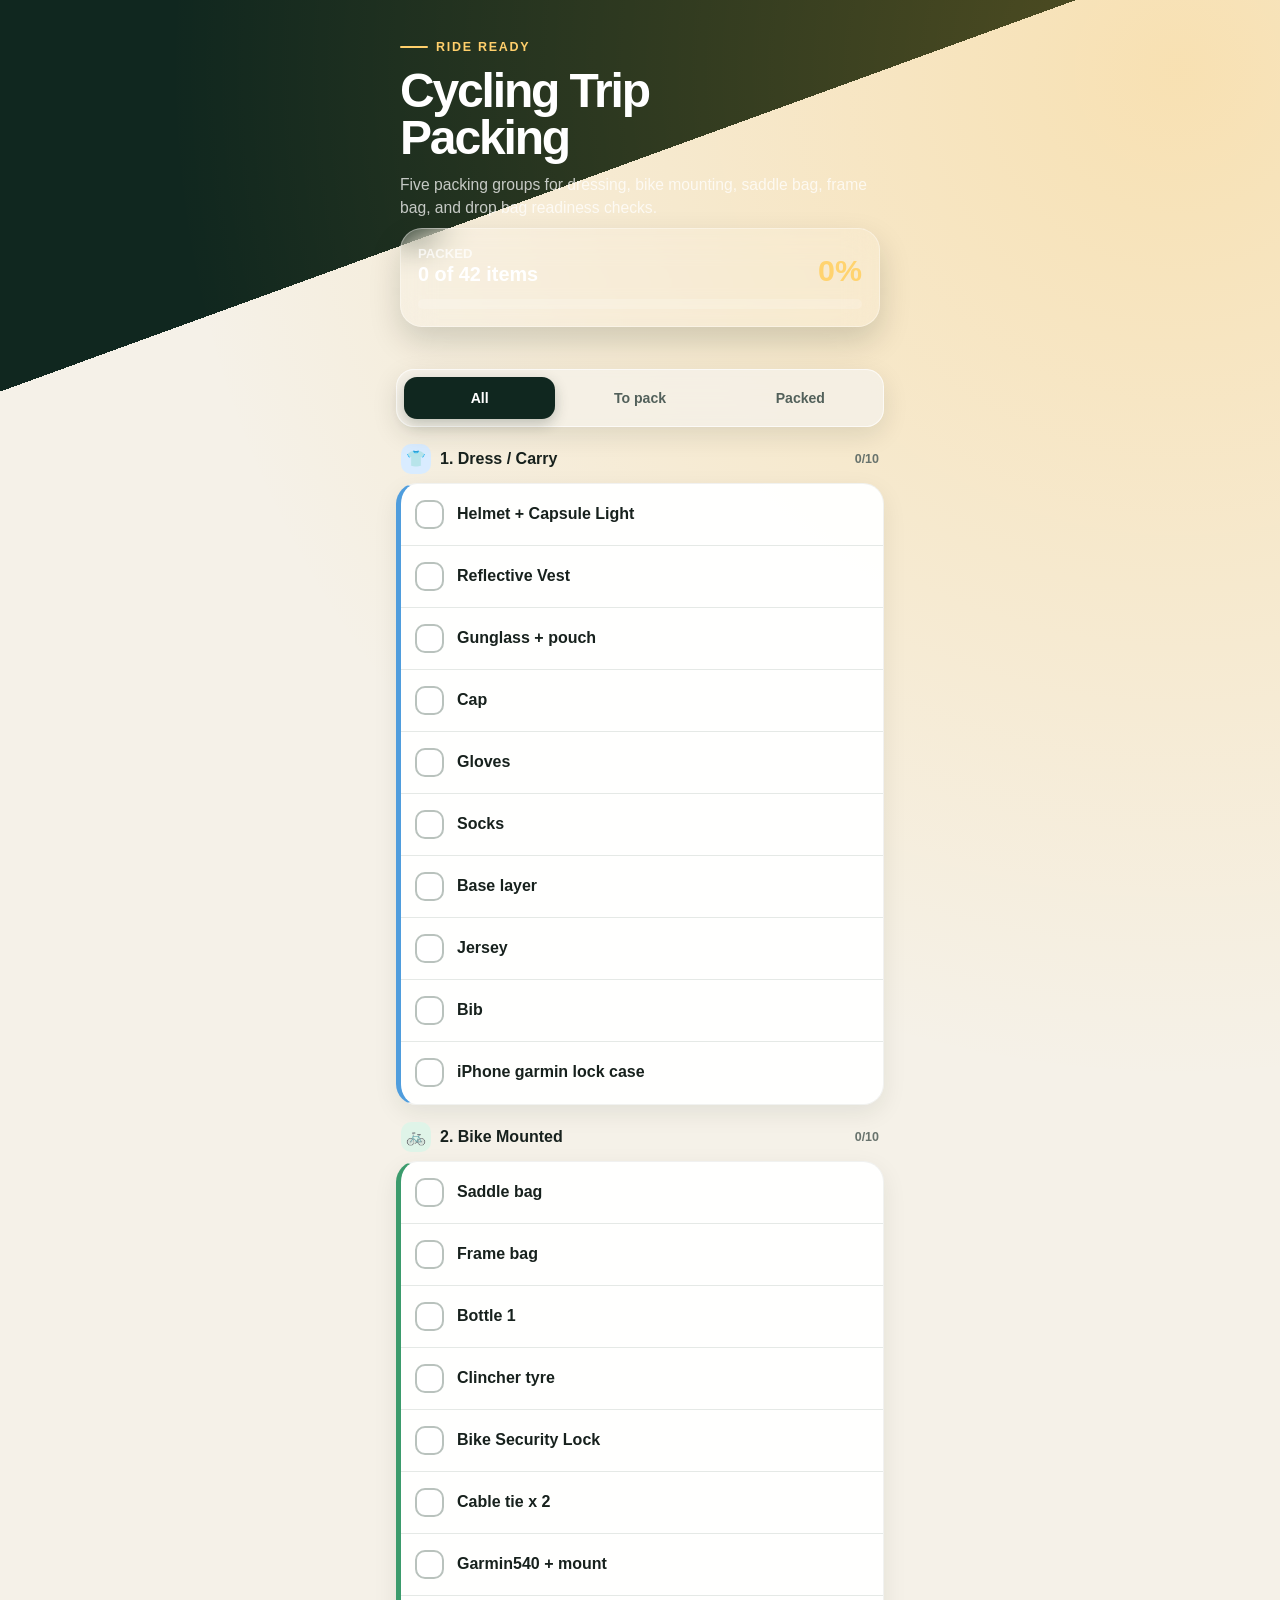
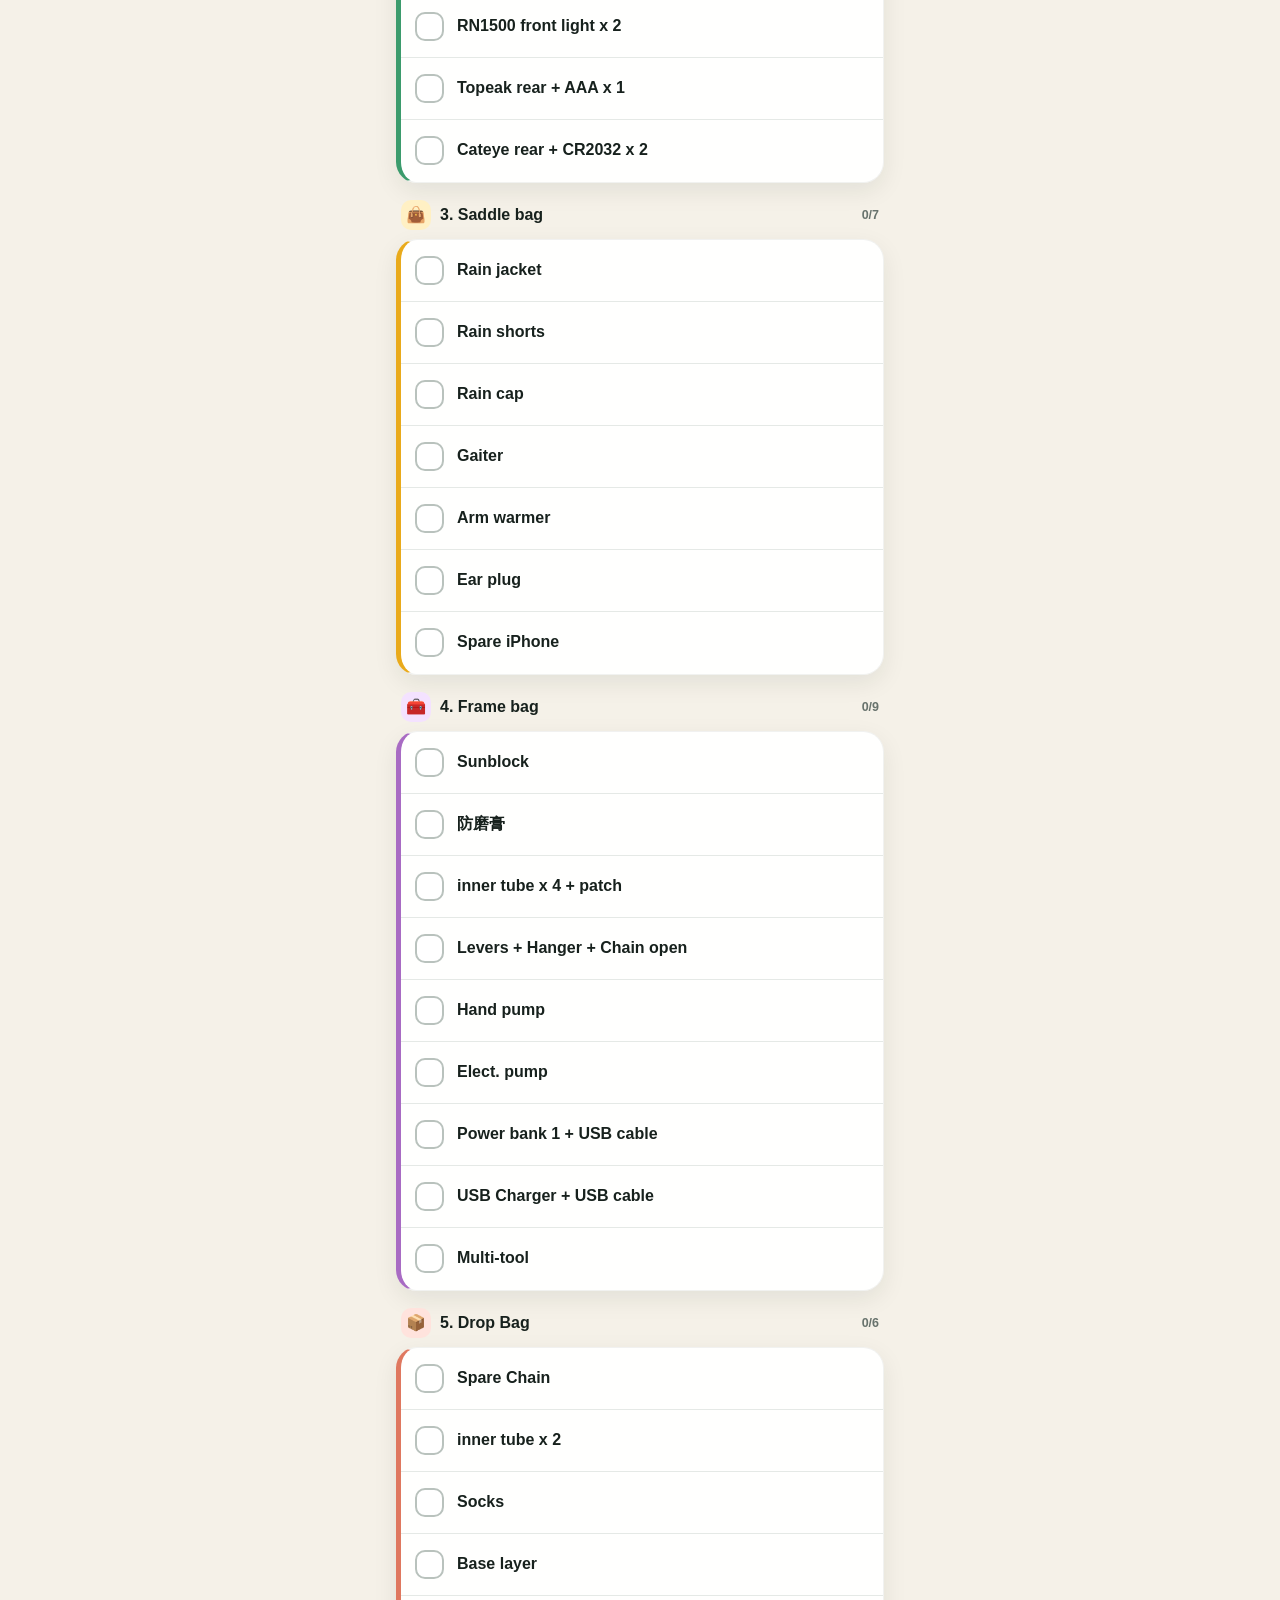
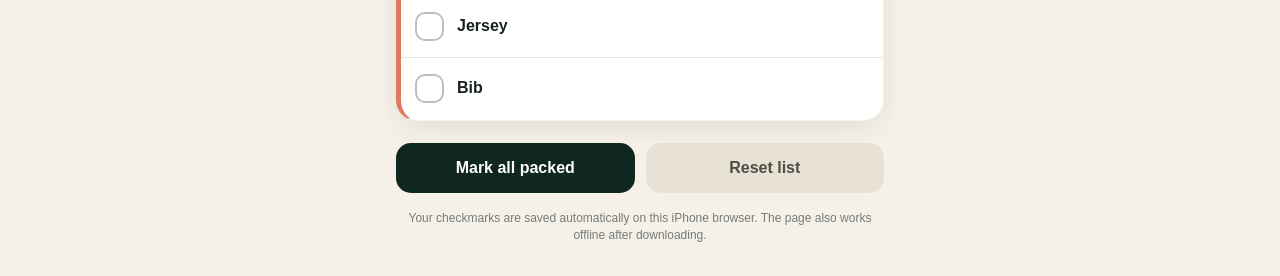
<file: packing.html>
<!DOCTYPE html>
<html lang="en">
<head>
  <meta charset="UTF-8" />
  <meta name="viewport" content="width=device-width, initial-scale=1, viewport-fit=cover" />
  <meta name="theme-color" content="#10271f" />
  <meta name="apple-mobile-web-app-capable" content="yes" />
  <meta name="apple-mobile-web-app-status-bar-style" content="black-translucent" />
  <title>Cycling Trip Packing Checklist</title>
  <style>
    :root {
      --forest: #10271f;
      --forest-2: #18392d;
      --card: rgba(255,255,255,.96);
      --sand: #f5f1e8;
      --ink: #17211d;
      --muted: #68736d;
      --accent: #ffb627;
      --accent-2: #f47b35;
      --green: #2d8b61;
      --line: #e5e9e6;
      --shadow: 0 14px 32px rgba(4,22,15,.16);
    }

    * { box-sizing: border-box; }
    html { scroll-behavior: smooth; }
    body {
      margin: 0;
      min-height: 100vh;
      color: var(--ink);
      font-family: -apple-system, BlinkMacSystemFont, "SF Pro Display", "Segoe UI", Arial, "PingFang HK", "Noto Sans TC", sans-serif;
      background:
        radial-gradient(circle at 92% 2%, rgba(255,182,39,.28), transparent 28%),
        linear-gradient(160deg, var(--forest) 0 23rem, var(--sand) 23rem 100%);
      -webkit-font-smoothing: antialiased;
    }

    button, input { font: inherit; }
    button { -webkit-tap-highlight-color: transparent; }

    .app {
      width: min(100%, 520px);
      margin: 0 auto;
      padding: max(22px, env(safe-area-inset-top)) 16px max(32px, env(safe-area-inset-bottom));
    }

    header { color: white; padding: 12px 4px 22px; }
    .eyebrow {
      display: inline-flex;
      align-items: center;
      gap: 8px;
      margin-bottom: 13px;
      font-size: .78rem;
      font-weight: 800;
      letter-spacing: .14em;
      text-transform: uppercase;
      color: #ffcf6b;
    }
    .eyebrow::before {
      content: "";
      width: 28px;
      height: 2px;
      border-radius: 99px;
      background: currentColor;
    }
    h1 {
      margin: 0;
      max-width: 390px;
      font-size: clamp(2rem, 9vw, 3rem);
      line-height: .98;
      letter-spacing: -.045em;
    }
    .subtitle {
      margin: 13px 0 0;
      color: rgba(255,255,255,.74);
      font-size: .98rem;
      line-height: 1.45;
    }

    .progress-card {
      margin-top: 8px;
      padding: 17px;
      border: 1px solid rgba(255,255,255,.36);
      border-radius: 22px;
      background: rgba(255,255,255,.13);
      backdrop-filter: blur(16px);
      -webkit-backdrop-filter: blur(16px);
      box-shadow: var(--shadow);
      color: white;
    }
    .progress-top {
      display: flex;
      justify-content: space-between;
      align-items: flex-end;
      gap: 16px;
    }
    .progress-label { color: rgba(255,255,255,.72); font-size: .82rem; font-weight: 700; }
    .progress-count { margin-top: 2px; font-size: 1.24rem; font-weight: 850; }
    .progress-percent { font-size: 1.9rem; line-height: 1; font-weight: 900; color: #ffd36f; }
    .track { height: 10px; margin-top: 13px; overflow: hidden; border-radius: 99px; background: rgba(255,255,255,.17); }
    .fill { width: 0; height: 100%; border-radius: inherit; background: linear-gradient(90deg, var(--accent), #ffe28e); transition: width .28s ease; }

    .toolbar {
      position: sticky;
      top: max(8px, env(safe-area-inset-top));
      z-index: 10;
      display: flex;
      gap: 9px;
      margin: 20px 0 14px;
      padding: 7px;
      border: 1px solid rgba(255,255,255,.7);
      border-radius: 18px;
      background: rgba(245,241,232,.82);
      backdrop-filter: blur(15px);
      -webkit-backdrop-filter: blur(15px);
      box-shadow: 0 8px 26px rgba(20,39,31,.11);
    }
    .filter {
      flex: 1;
      min-height: 42px;
      border: 0;
      border-radius: 13px;
      background: transparent;
      color: #52605a;
      font-size: .88rem;
      font-weight: 800;
      cursor: pointer;
    }
    .filter.active { background: var(--forest); color: white; box-shadow: 0 5px 14px rgba(16,39,31,.24); }

    .section { margin: 17px 0; }
    .section-heading {
      display: flex;
      align-items: center;
      justify-content: space-between;
      margin: 0 5px 9px;
    }
    .section-title { display: flex; align-items: center; gap: 9px; font-size: 1rem; font-weight: 900; }
    .icon {
      display: grid;
      place-items: center;
      width: 30px;
      height: 30px;
      border-radius: 10px;
      background: #fff3d2;
      font-size: 1rem;
    }
    .section-count { color: var(--muted); font-size: .78rem; font-weight: 750; }
    .list { overflow: hidden; border: 1px solid rgba(23,33,29,.06); border-radius: 21px; background: var(--card); box-shadow: 0 8px 24px rgba(16,39,31,.08); }

    .item {
      position: relative;
      display: flex;
      align-items: center;
      min-height: 62px;
      padding: 9px 14px;
      border-bottom: 1px solid var(--line);
      cursor: pointer;
      user-select: none;
      -webkit-user-select: none;
      transition: background .15s ease, opacity .15s ease;
    }
    .item:last-child { border-bottom: 0; }
    .item:active { background: #f1f6f3; }
    .item input { position: absolute; opacity: 0; pointer-events: none; }
    .check {
      display: grid;
      flex: 0 0 auto;
      place-items: center;
      width: 29px;
      height: 29px;
      margin-right: 13px;
      border: 2px solid #b9c2bd;
      border-radius: 10px;
      background: white;
      color: white;
      transition: all .18s ease;
    }
    .check svg { width: 18px; height: 18px; transform: scale(.6); opacity: 0; transition: all .18s ease; }
    .item input:checked + .check { border-color: var(--green); background: var(--green); transform: scale(1.03); }
    .item input:checked + .check svg { opacity: 1; transform: scale(1); }
    .item-name { flex: 1; min-width: 0; font-size: 1rem; font-weight: 720; line-height: 1.28; }
    .item.checked .item-name { color: #89918d; text-decoration: line-through; text-decoration-thickness: 1.5px; }
    .item.checked { background: #f8faf9; }
    .hidden { display: none !important; }

    .empty {
      display: none;
      padding: 34px 20px;
      border-radius: 20px;
      background: white;
      color: var(--muted);
      text-align: center;
      box-shadow: 0 8px 24px rgba(16,39,31,.08);
    }
    .empty strong { display: block; margin-bottom: 5px; color: var(--ink); font-size: 1.05rem; }

    .actions { display: grid; grid-template-columns: 1fr 1fr; gap: 11px; margin-top: 22px; }
    .action {
      min-height: 50px;
      border: 0;
      border-radius: 15px;
      font-weight: 850;
      cursor: pointer;
    }
    .check-all { background: var(--forest); color: white; }
    .reset { background: #e8e2d6; color: #514c43; }
    .note { margin: 17px 8px 0; color: #757b77; text-align: center; font-size: .75rem; line-height: 1.45; }

    .toast {
      position: fixed;
      left: 50%;
      bottom: max(24px, env(safe-area-inset-bottom));
      z-index: 30;
      padding: 11px 16px;
      border-radius: 14px;
      background: #101814;
      color: white;
      font-size: .86rem;
      font-weight: 750;
      box-shadow: var(--shadow);
      transform: translate(-50%, 24px);
      opacity: 0;
      pointer-events: none;
      transition: .25s ease;
    }
    .toast.show { transform: translate(-50%, 0); opacity: 1; }


    /* Five categories follow the supplied packing list */
    .category-1 .icon { background:#d9ecff; }
    .category-1 .list { border-left:5px solid #4f9ddd; }
    .category-2 .icon { background:#dff4e8; }
    .category-2 .list { border-left:5px solid #3b9b6c; }
    .category-3 .icon { background:#fff0c4; }
    .category-3 .list { border-left:5px solid #e9aa1b; }
    .category-4 .icon { background:#f4e2ff; }
    .category-4 .list { border-left:5px solid #a86bc3; }
    .category-5 .icon { background:#ffe3dd; }
    .category-5 .list { border-left:5px solid #df785f; }

    @media (prefers-reduced-motion: reduce) { * { scroll-behavior: auto !important; transition: none !important; } }
  </style>
</head>
<body>
  <main class="app">
    <header>
      <div class="eyebrow">Ride ready</div>
      <h1>Cycling Trip Packing</h1>
      <p class="subtitle">Five packing groups for dressing, bike mounting, saddle bag, frame bag, and drop bag readiness checks.</p>

      <section class="progress-card" aria-label="Packing progress">
        <div class="progress-top">
          <div>
            <div class="progress-label">PACKED</div>
            <div class="progress-count"><span id="doneCount">0</span> of <span id="totalCount">42</span> items</div>
          </div>
          <div class="progress-percent" id="percent">0%</div>
        </div>
        <div class="track" aria-hidden="true"><div class="fill" id="progressFill"></div></div>
      </section>
    </header>

    <nav class="toolbar" aria-label="Checklist filter">
      <button class="filter active" data-filter="all">All</button>
      <button class="filter" data-filter="open">To pack</button>
      <button class="filter" data-filter="done">Packed</button>
    </nav>

    <div id="checklist">
      <section class="section category-1" data-section>
        <div class="section-heading">
          <div class="section-title"><span class="icon">👕</span> 1. Dress / Carry</div>
          <span class="section-count"></span>
        </div>
        <div class="list">
          <label class="item"><input type="checkbox" data-id="c1-1-helmet-capsule-light"><span class="check"><svg viewBox="0 0 24 24" fill="none"><path d="m5 12 4 4L19 6" stroke="currentColor" stroke-width="2.8" stroke-linecap="round" stroke-linejoin="round"/></svg></span><span class="item-name">Helmet + Capsule Light</span></label>
          <label class="item"><input type="checkbox" data-id="c1-2-reflective-vest"><span class="check"><svg viewBox="0 0 24 24" fill="none"><path d="m5 12 4 4L19 6" stroke="currentColor" stroke-width="2.8" stroke-linecap="round" stroke-linejoin="round"/></svg></span><span class="item-name">Reflective Vest</span></label>
          <label class="item"><input type="checkbox" data-id="c1-3-gunglass-pouch"><span class="check"><svg viewBox="0 0 24 24" fill="none"><path d="m5 12 4 4L19 6" stroke="currentColor" stroke-width="2.8" stroke-linecap="round" stroke-linejoin="round"/></svg></span><span class="item-name">Gunglass + pouch</span></label>
          <label class="item"><input type="checkbox" data-id="c1-4-cap"><span class="check"><svg viewBox="0 0 24 24" fill="none"><path d="m5 12 4 4L19 6" stroke="currentColor" stroke-width="2.8" stroke-linecap="round" stroke-linejoin="round"/></svg></span><span class="item-name">Cap</span></label>
          <label class="item"><input type="checkbox" data-id="c1-5-gloves"><span class="check"><svg viewBox="0 0 24 24" fill="none"><path d="m5 12 4 4L19 6" stroke="currentColor" stroke-width="2.8" stroke-linecap="round" stroke-linejoin="round"/></svg></span><span class="item-name">Gloves</span></label>
          <label class="item"><input type="checkbox" data-id="c1-6-socks"><span class="check"><svg viewBox="0 0 24 24" fill="none"><path d="m5 12 4 4L19 6" stroke="currentColor" stroke-width="2.8" stroke-linecap="round" stroke-linejoin="round"/></svg></span><span class="item-name">Socks</span></label>
          <label class="item"><input type="checkbox" data-id="c1-7-base-layer"><span class="check"><svg viewBox="0 0 24 24" fill="none"><path d="m5 12 4 4L19 6" stroke="currentColor" stroke-width="2.8" stroke-linecap="round" stroke-linejoin="round"/></svg></span><span class="item-name">Base layer</span></label>
          <label class="item"><input type="checkbox" data-id="c1-8-jersey"><span class="check"><svg viewBox="0 0 24 24" fill="none"><path d="m5 12 4 4L19 6" stroke="currentColor" stroke-width="2.8" stroke-linecap="round" stroke-linejoin="round"/></svg></span><span class="item-name">Jersey</span></label>
          <label class="item"><input type="checkbox" data-id="c1-9-bib"><span class="check"><svg viewBox="0 0 24 24" fill="none"><path d="m5 12 4 4L19 6" stroke="currentColor" stroke-width="2.8" stroke-linecap="round" stroke-linejoin="round"/></svg></span><span class="item-name">Bib</span></label>
          <label class="item"><input type="checkbox" data-id="c1-10-iphone-garmin-lock-case"><span class="check"><svg viewBox="0 0 24 24" fill="none"><path d="m5 12 4 4L19 6" stroke="currentColor" stroke-width="2.8" stroke-linecap="round" stroke-linejoin="round"/></svg></span><span class="item-name">iPhone garmin lock case</span></label>
        </div>
      </section>

      <section class="section category-2" data-section>
        <div class="section-heading">
          <div class="section-title"><span class="icon">🚲</span> 2. Bike Mounted</div>
          <span class="section-count"></span>
        </div>
        <div class="list">
          <label class="item"><input type="checkbox" data-id="c2-1-saddle-bag"><span class="check"><svg viewBox="0 0 24 24" fill="none"><path d="m5 12 4 4L19 6" stroke="currentColor" stroke-width="2.8" stroke-linecap="round" stroke-linejoin="round"/></svg></span><span class="item-name">Saddle bag</span></label>
          <label class="item"><input type="checkbox" data-id="c2-2-frame-bag"><span class="check"><svg viewBox="0 0 24 24" fill="none"><path d="m5 12 4 4L19 6" stroke="currentColor" stroke-width="2.8" stroke-linecap="round" stroke-linejoin="round"/></svg></span><span class="item-name">Frame bag</span></label>
          <label class="item"><input type="checkbox" data-id="c2-3-bottle-1"><span class="check"><svg viewBox="0 0 24 24" fill="none"><path d="m5 12 4 4L19 6" stroke="currentColor" stroke-width="2.8" stroke-linecap="round" stroke-linejoin="round"/></svg></span><span class="item-name">Bottle 1</span></label>
          <label class="item"><input type="checkbox" data-id="c2-4-clincher-tyre"><span class="check"><svg viewBox="0 0 24 24" fill="none"><path d="m5 12 4 4L19 6" stroke="currentColor" stroke-width="2.8" stroke-linecap="round" stroke-linejoin="round"/></svg></span><span class="item-name">Clincher tyre</span></label>
          <label class="item"><input type="checkbox" data-id="c2-5-bike-security-lock"><span class="check"><svg viewBox="0 0 24 24" fill="none"><path d="m5 12 4 4L19 6" stroke="currentColor" stroke-width="2.8" stroke-linecap="round" stroke-linejoin="round"/></svg></span><span class="item-name">Bike Security Lock</span></label>
          <label class="item"><input type="checkbox" data-id="c2-6-cable-tie-x-2"><span class="check"><svg viewBox="0 0 24 24" fill="none"><path d="m5 12 4 4L19 6" stroke="currentColor" stroke-width="2.8" stroke-linecap="round" stroke-linejoin="round"/></svg></span><span class="item-name">Cable tie x 2</span></label>
          <label class="item"><input type="checkbox" data-id="c2-7-garmin540-mount"><span class="check"><svg viewBox="0 0 24 24" fill="none"><path d="m5 12 4 4L19 6" stroke="currentColor" stroke-width="2.8" stroke-linecap="round" stroke-linejoin="round"/></svg></span><span class="item-name">Garmin540 + mount</span></label>
          <label class="item"><input type="checkbox" data-id="c2-8-rn1500-front-light-x-2"><span class="check"><svg viewBox="0 0 24 24" fill="none"><path d="m5 12 4 4L19 6" stroke="currentColor" stroke-width="2.8" stroke-linecap="round" stroke-linejoin="round"/></svg></span><span class="item-name">RN1500 front light x 2</span></label>
          <label class="item"><input type="checkbox" data-id="c2-9-topeak-rear-aaa-x-1"><span class="check"><svg viewBox="0 0 24 24" fill="none"><path d="m5 12 4 4L19 6" stroke="currentColor" stroke-width="2.8" stroke-linecap="round" stroke-linejoin="round"/></svg></span><span class="item-name">Topeak rear + AAA x 1</span></label>
          <label class="item"><input type="checkbox" data-id="c2-10-cateye-rear-cr2032-x-2"><span class="check"><svg viewBox="0 0 24 24" fill="none"><path d="m5 12 4 4L19 6" stroke="currentColor" stroke-width="2.8" stroke-linecap="round" stroke-linejoin="round"/></svg></span><span class="item-name">Cateye rear + CR2032 x 2</span></label>
        </div>
      </section>

      <section class="section category-3" data-section>
        <div class="section-heading">
          <div class="section-title"><span class="icon">👜</span> 3. Saddle bag</div>
          <span class="section-count"></span>
        </div>
        <div class="list">
          <label class="item"><input type="checkbox" data-id="c3-1-rain-jacket"><span class="check"><svg viewBox="0 0 24 24" fill="none"><path d="m5 12 4 4L19 6" stroke="currentColor" stroke-width="2.8" stroke-linecap="round" stroke-linejoin="round"/></svg></span><span class="item-name">Rain jacket</span></label>
          <label class="item"><input type="checkbox" data-id="c3-2-rain-shorts"><span class="check"><svg viewBox="0 0 24 24" fill="none"><path d="m5 12 4 4L19 6" stroke="currentColor" stroke-width="2.8" stroke-linecap="round" stroke-linejoin="round"/></svg></span><span class="item-name">Rain shorts</span></label>
          <label class="item"><input type="checkbox" data-id="c3-3-rain-cap"><span class="check"><svg viewBox="0 0 24 24" fill="none"><path d="m5 12 4 4L19 6" stroke="currentColor" stroke-width="2.8" stroke-linecap="round" stroke-linejoin="round"/></svg></span><span class="item-name">Rain cap</span></label>
          <label class="item"><input type="checkbox" data-id="c3-4-gaiter"><span class="check"><svg viewBox="0 0 24 24" fill="none"><path d="m5 12 4 4L19 6" stroke="currentColor" stroke-width="2.8" stroke-linecap="round" stroke-linejoin="round"/></svg></span><span class="item-name">Gaiter</span></label>
          <label class="item"><input type="checkbox" data-id="c3-5-arm-warmer"><span class="check"><svg viewBox="0 0 24 24" fill="none"><path d="m5 12 4 4L19 6" stroke="currentColor" stroke-width="2.8" stroke-linecap="round" stroke-linejoin="round"/></svg></span><span class="item-name">Arm warmer</span></label>
          <label class="item"><input type="checkbox" data-id="c3-6-ear-plug"><span class="check"><svg viewBox="0 0 24 24" fill="none"><path d="m5 12 4 4L19 6" stroke="currentColor" stroke-width="2.8" stroke-linecap="round" stroke-linejoin="round"/></svg></span><span class="item-name">Ear plug</span></label>
          <label class="item"><input type="checkbox" data-id="c3-7-spare-iphone"><span class="check"><svg viewBox="0 0 24 24" fill="none"><path d="m5 12 4 4L19 6" stroke="currentColor" stroke-width="2.8" stroke-linecap="round" stroke-linejoin="round"/></svg></span><span class="item-name">Spare iPhone</span></label>
        </div>
      </section>

      <section class="section category-4" data-section>
        <div class="section-heading">
          <div class="section-title"><span class="icon">🧰</span> 4. Frame bag</div>
          <span class="section-count"></span>
        </div>
        <div class="list">
          <label class="item"><input type="checkbox" data-id="c4-1-sunblock"><span class="check"><svg viewBox="0 0 24 24" fill="none"><path d="m5 12 4 4L19 6" stroke="currentColor" stroke-width="2.8" stroke-linecap="round" stroke-linejoin="round"/></svg></span><span class="item-name">Sunblock</span></label>
          <label class="item"><input type="checkbox" data-id="c4-2-"><span class="check"><svg viewBox="0 0 24 24" fill="none"><path d="m5 12 4 4L19 6" stroke="currentColor" stroke-width="2.8" stroke-linecap="round" stroke-linejoin="round"/></svg></span><span class="item-name">防磨膏</span></label>
          <label class="item"><input type="checkbox" data-id="c4-3-inner-tube-x-4-patch"><span class="check"><svg viewBox="0 0 24 24" fill="none"><path d="m5 12 4 4L19 6" stroke="currentColor" stroke-width="2.8" stroke-linecap="round" stroke-linejoin="round"/></svg></span><span class="item-name">inner tube x 4 + patch</span></label>
          <label class="item"><input type="checkbox" data-id="c4-4-levers-hanger-chain-open"><span class="check"><svg viewBox="0 0 24 24" fill="none"><path d="m5 12 4 4L19 6" stroke="currentColor" stroke-width="2.8" stroke-linecap="round" stroke-linejoin="round"/></svg></span><span class="item-name">Levers + Hanger + Chain open</span></label>
          <label class="item"><input type="checkbox" data-id="c4-5-hand-pump"><span class="check"><svg viewBox="0 0 24 24" fill="none"><path d="m5 12 4 4L19 6" stroke="currentColor" stroke-width="2.8" stroke-linecap="round" stroke-linejoin="round"/></svg></span><span class="item-name">Hand pump</span></label>
          <label class="item"><input type="checkbox" data-id="c4-6-elect-pump"><span class="check"><svg viewBox="0 0 24 24" fill="none"><path d="m5 12 4 4L19 6" stroke="currentColor" stroke-width="2.8" stroke-linecap="round" stroke-linejoin="round"/></svg></span><span class="item-name">Elect. pump</span></label>
          <label class="item"><input type="checkbox" data-id="c4-7-power-bank-1-usb-cable"><span class="check"><svg viewBox="0 0 24 24" fill="none"><path d="m5 12 4 4L19 6" stroke="currentColor" stroke-width="2.8" stroke-linecap="round" stroke-linejoin="round"/></svg></span><span class="item-name">Power bank 1 + USB cable</span></label>
          <label class="item"><input type="checkbox" data-id="c4-8-usb-charger-usb-cable"><span class="check"><svg viewBox="0 0 24 24" fill="none"><path d="m5 12 4 4L19 6" stroke="currentColor" stroke-width="2.8" stroke-linecap="round" stroke-linejoin="round"/></svg></span><span class="item-name">USB Charger + USB cable</span></label>
          <label class="item"><input type="checkbox" data-id="c4-9-multi-tool"><span class="check"><svg viewBox="0 0 24 24" fill="none"><path d="m5 12 4 4L19 6" stroke="currentColor" stroke-width="2.8" stroke-linecap="round" stroke-linejoin="round"/></svg></span><span class="item-name">Multi-tool</span></label>
        </div>
      </section>

      <section class="section category-5" data-section>
        <div class="section-heading">
          <div class="section-title"><span class="icon">📦</span> 5. Drop Bag</div>
          <span class="section-count"></span>
        </div>
        <div class="list">
          <label class="item"><input type="checkbox" data-id="c5-1-spare-chain"><span class="check"><svg viewBox="0 0 24 24" fill="none"><path d="m5 12 4 4L19 6" stroke="currentColor" stroke-width="2.8" stroke-linecap="round" stroke-linejoin="round"/></svg></span><span class="item-name">Spare Chain</span></label>
          <label class="item"><input type="checkbox" data-id="c5-2-inner-tube-x-2"><span class="check"><svg viewBox="0 0 24 24" fill="none"><path d="m5 12 4 4L19 6" stroke="currentColor" stroke-width="2.8" stroke-linecap="round" stroke-linejoin="round"/></svg></span><span class="item-name">inner tube x 2</span></label>
          <label class="item"><input type="checkbox" data-id="c5-3-socks"><span class="check"><svg viewBox="0 0 24 24" fill="none"><path d="m5 12 4 4L19 6" stroke="currentColor" stroke-width="2.8" stroke-linecap="round" stroke-linejoin="round"/></svg></span><span class="item-name">Socks</span></label>
          <label class="item"><input type="checkbox" data-id="c5-4-base-layer"><span class="check"><svg viewBox="0 0 24 24" fill="none"><path d="m5 12 4 4L19 6" stroke="currentColor" stroke-width="2.8" stroke-linecap="round" stroke-linejoin="round"/></svg></span><span class="item-name">Base layer</span></label>
          <label class="item"><input type="checkbox" data-id="c5-5-jersey"><span class="check"><svg viewBox="0 0 24 24" fill="none"><path d="m5 12 4 4L19 6" stroke="currentColor" stroke-width="2.8" stroke-linecap="round" stroke-linejoin="round"/></svg></span><span class="item-name">Jersey</span></label>
          <label class="item"><input type="checkbox" data-id="c5-6-bib"><span class="check"><svg viewBox="0 0 24 24" fill="none"><path d="m5 12 4 4L19 6" stroke="currentColor" stroke-width="2.8" stroke-linecap="round" stroke-linejoin="round"/></svg></span><span class="item-name">Bib</span></label>
        </div>
      </section>
    </div>

    <div class="empty" id="emptyState"><strong>No items here</strong>Choose another filter to view the checklist.</div>

    <div class="actions">
      <button class="action check-all" id="checkAll">Mark all packed</button>
      <button class="action reset" id="reset">Reset list</button>
    </div>
    <p class="note">Your checkmarks are saved automatically on this iPhone browser. The page also works offline after downloading.</p>
  </main>

  <div class="toast" id="toast" role="status" aria-live="polite"></div>

  <script>
    (() => {
      const key = 'cycling-packing-checklist-v3';
      const inputs = [...document.querySelectorAll('.item input')];
      const filters = [...document.querySelectorAll('.filter')];
      const sections = [...document.querySelectorAll('[data-section]')];
      const fill = document.getElementById('progressFill');
      const doneCount = document.getElementById('doneCount');
      const totalCount = document.getElementById('totalCount');
      const percent = document.getElementById('percent');
      const emptyState = document.getElementById('emptyState');
      const toast = document.getElementById('toast');
      let currentFilter = 'all';
      let toastTimer;

      const showToast = message => {
        toast.textContent = message;
        toast.classList.add('show');
        clearTimeout(toastTimer);
        toastTimer = setTimeout(() => toast.classList.remove('show'), 1700);
      };

      const save = () => {
        const state = Object.fromEntries(inputs.map(i => [i.dataset.id, i.checked]));
        localStorage.setItem(key, JSON.stringify(state));
      };

      const load = () => {
        try {
          const state = JSON.parse(localStorage.getItem(key) || '{}');
          inputs.forEach(i => i.checked = Boolean(state[i.dataset.id]));
        } catch (_) {}
      };

      const render = () => {
        let visibleItems = 0;
        inputs.forEach(input => {
          const item = input.closest('.item');
          item.classList.toggle('checked', input.checked);
          const visible = currentFilter === 'all' || (currentFilter === 'done' && input.checked) || (currentFilter === 'open' && !input.checked);
          item.classList.toggle('hidden', !visible);
          if (visible) visibleItems++;
        });

        sections.forEach(section => {
          const all = [...section.querySelectorAll('.item')];
          const visible = all.filter(item => !item.classList.contains('hidden'));
          const complete = all.filter(item => item.querySelector('input').checked).length;
          section.classList.toggle('hidden', visible.length === 0);
          section.querySelector('.section-count').textContent = `${complete}/${all.length}`;
        });

        emptyState.style.display = visibleItems ? 'none' : 'block';
        const done = inputs.filter(i => i.checked).length;
        const pct = Math.round(done / inputs.length * 100);
        doneCount.textContent = done;
        totalCount.textContent = inputs.length;
        percent.textContent = `${pct}%`;
        fill.style.width = `${pct}%`;
      };

      inputs.forEach(input => input.addEventListener('change', () => { save(); render(); }));
      filters.forEach(button => button.addEventListener('click', () => {
        currentFilter = button.dataset.filter;
        filters.forEach(b => b.classList.toggle('active', b === button));
        render();
      }));

      document.getElementById('checkAll').addEventListener('click', () => {
        inputs.forEach(input => input.checked = true);
        save(); render(); showToast('Everything is packed');
      });

      document.getElementById('reset').addEventListener('click', () => {
        if (confirm('Clear all checkmarks and reset the packing list?')) {
          inputs.forEach(input => input.checked = false);
          save(); render(); showToast('Checklist reset');
        }
      });

      load();
      render();
    })();
  </script>
</body>
</html>
</file>
